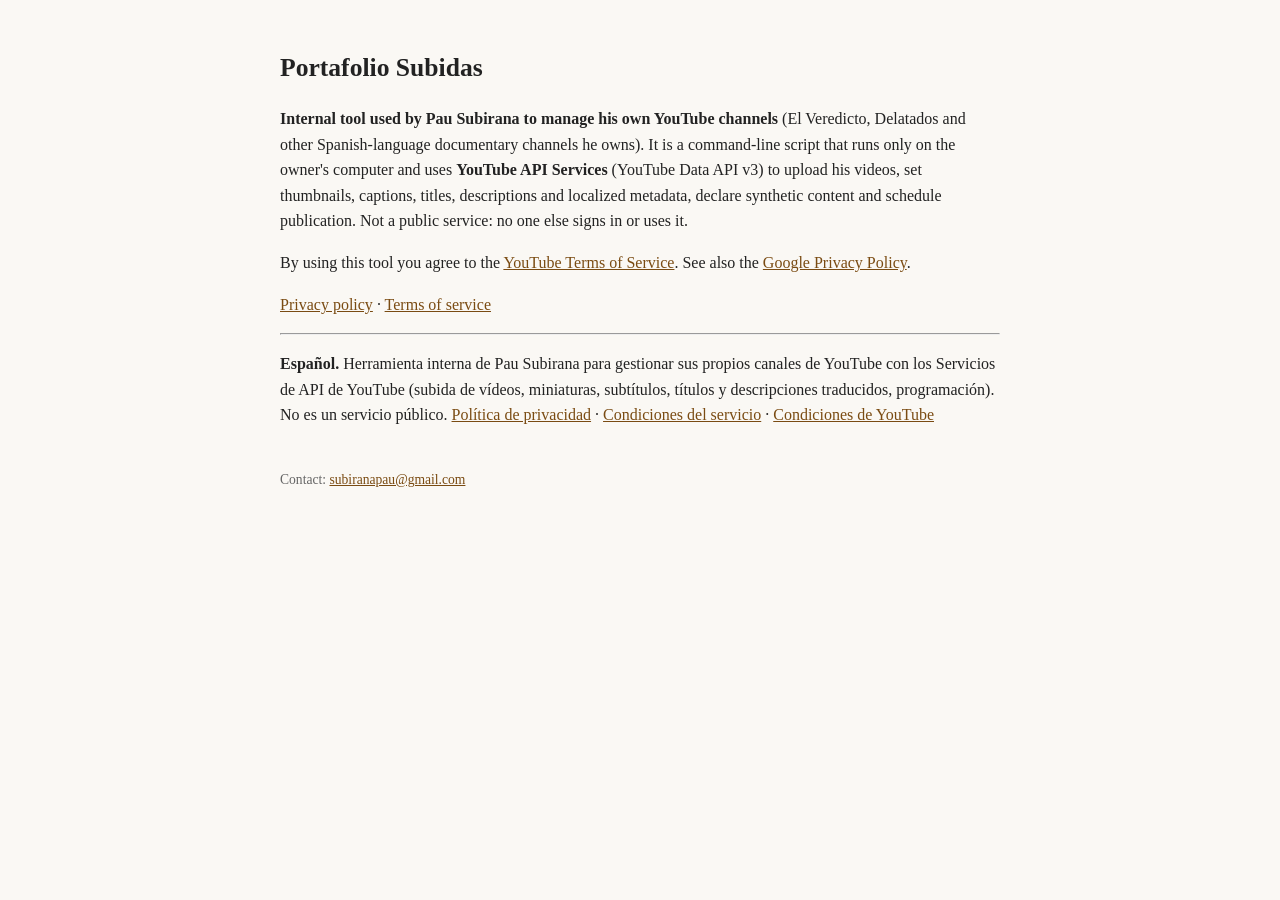
<file: index.html>
<!DOCTYPE html><html lang="en"><head><meta charset="utf-8"><meta name="viewport" content="width=device-width,initial-scale=1">
<title>Portafolio Subidas · Pau Subirana</title><link rel="stylesheet" href="estilo.css"></head><body>
<h1>Portafolio Subidas</h1>
<p><strong>Internal tool used by Pau Subirana to manage his own YouTube channels</strong> (El Veredicto, Delatados and other Spanish-language documentary channels he owns). It is a command-line script that runs only on the owner's computer and uses <strong>YouTube API Services</strong> (YouTube Data API v3) to upload his videos, set thumbnails, captions, titles, descriptions and localized metadata, declare synthetic content and schedule publication. Not a public service: no one else signs in or uses it.</p>
<p>By using this tool you agree to the <a href="https://www.youtube.com/t/terms">YouTube Terms of Service</a>. See also the <a href="https://policies.google.com/privacy">Google Privacy Policy</a>.</p>
<p><a href="privacidad.html">Privacy policy</a> · <a href="condiciones.html">Terms of service</a></p>
<hr>
<p lang="es"><strong>Español.</strong> Herramienta interna de Pau Subirana para gestionar sus propios canales de YouTube con los Servicios de API de YouTube (subida de vídeos, miniaturas, subtítulos, títulos y descripciones traducidos, programación). No es un servicio público. <a href="privacidad.html#es">Política de privacidad</a> · <a href="condiciones.html#es">Condiciones del servicio</a> · <a href="https://www.youtube.com/t/terms">Condiciones de YouTube</a></p>
<footer>Contact: <a href="mailto:subiranapau@gmail.com">subiranapau@gmail.com</a></footer></body></html>
</file>
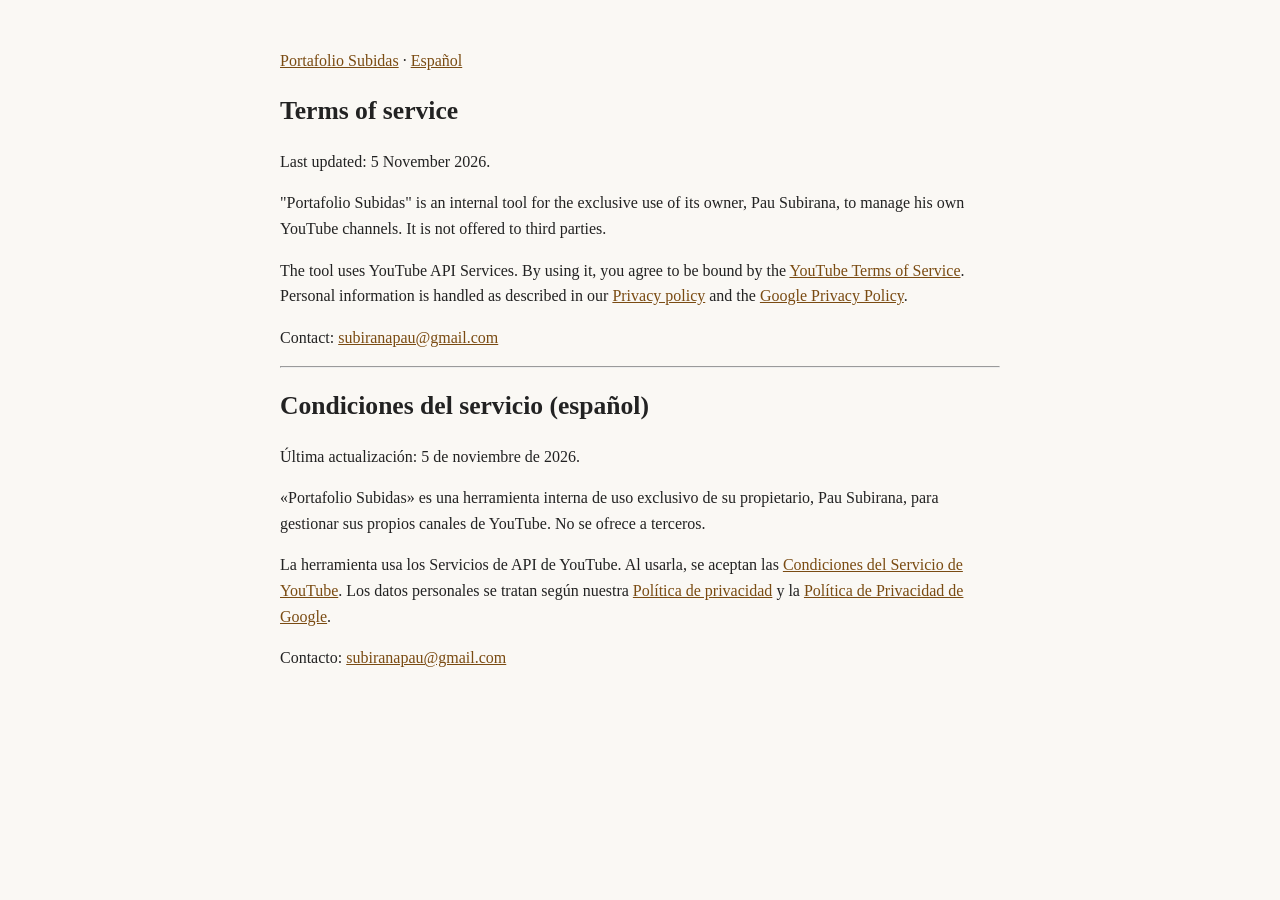
<file: condiciones.html>
<!DOCTYPE html><html lang="es"><head><meta charset="utf-8"><meta name="viewport" content="width=device-width,initial-scale=1">
<title>Terms of service · Portafolio Subidas</title><link rel="stylesheet" href="estilo.css"></head><body>
<p><a href="index.html">Portafolio Subidas</a> · <a href="#es">Español</a></p>
<h1 id="en" lang="en">Terms of service</h1>
<div lang="en">
<p>Last updated: 5 November 2026.</p>
<p>"Portafolio Subidas" is an internal tool for the exclusive use of its owner, Pau Subirana, to manage his own YouTube channels. It is not offered to third parties.</p>
<p>The tool uses YouTube API Services. By using it, you agree to be bound by the <a href="https://www.youtube.com/t/terms">YouTube Terms of Service</a>. Personal information is handled as described in our <a href="privacidad.html">Privacy policy</a> and the <a href="https://policies.google.com/privacy">Google Privacy Policy</a>.</p>
<p>Contact: <a href="mailto:subiranapau@gmail.com">subiranapau@gmail.com</a></p>
</div>
<hr>
<h1 id="es">Condiciones del servicio (español)</h1>
<p>Última actualización: 5 de noviembre de 2026.</p>
<p>«Portafolio Subidas» es una herramienta interna de uso exclusivo de su propietario, Pau Subirana, para gestionar sus propios canales de YouTube. No se ofrece a terceros.</p>
<p>La herramienta usa los Servicios de API de YouTube. Al usarla, se aceptan las <a href="https://www.youtube.com/t/terms">Condiciones del Servicio de YouTube</a>. Los datos personales se tratan según nuestra <a href="privacidad.html#es">Política de privacidad</a> y la <a href="https://policies.google.com/privacy">Política de Privacidad de Google</a>.</p>
<p>Contacto: <a href="mailto:subiranapau@gmail.com">subiranapau@gmail.com</a></p>
</body></html>
</file>
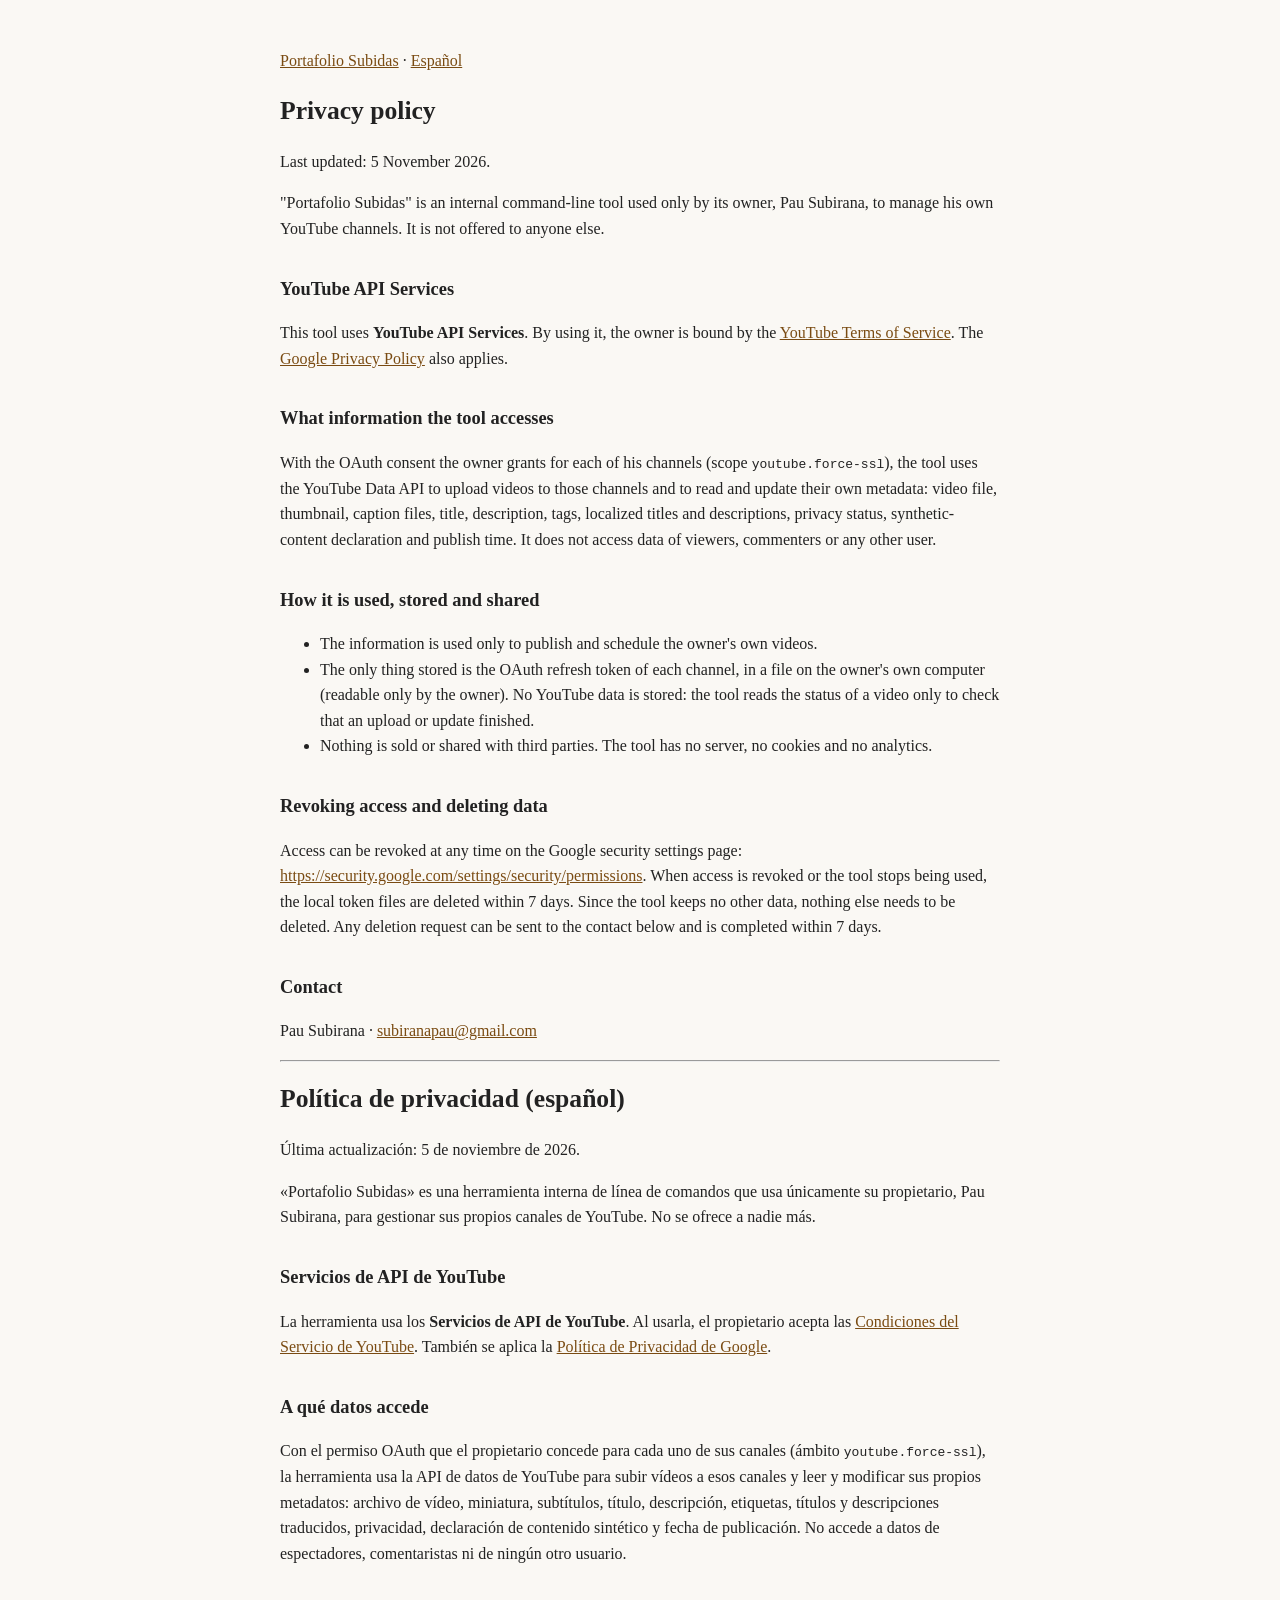
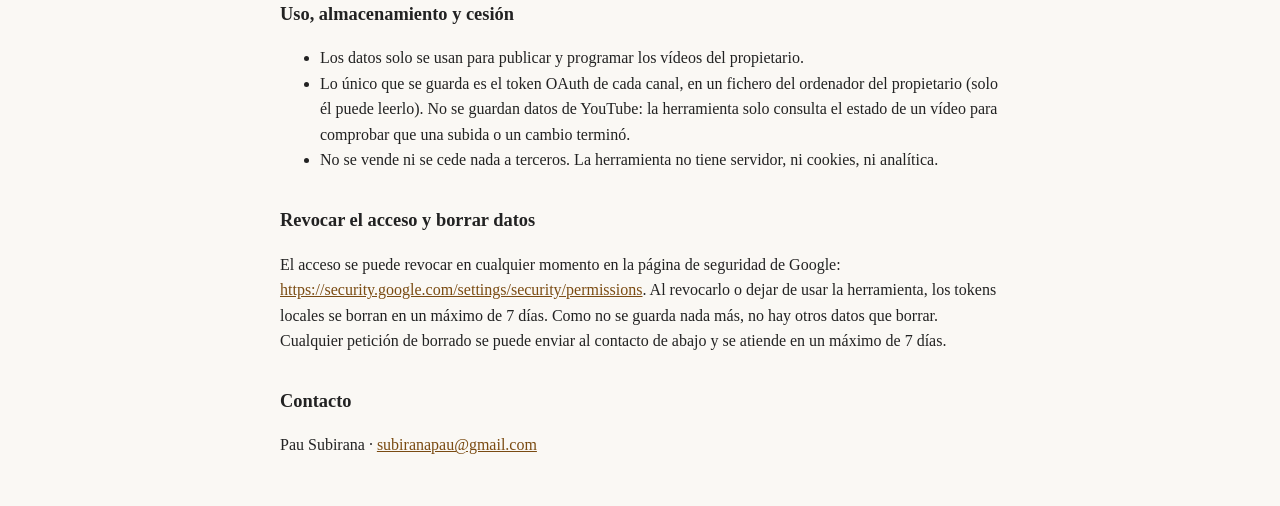
<file: privacidad.html>
<!DOCTYPE html><html lang="es"><head><meta charset="utf-8"><meta name="viewport" content="width=device-width,initial-scale=1">
<title>Privacy policy · Portafolio Subidas</title><link rel="stylesheet" href="estilo.css"></head><body>
<p><a href="index.html">Portafolio Subidas</a> · <a href="#es">Español</a></p>
<h1 id="en" lang="en">Privacy policy</h1>
<div lang="en">
<p>Last updated: 5 November 2026.</p>
<p>"Portafolio Subidas" is an internal command-line tool used only by its owner, Pau Subirana, to manage his own YouTube channels. It is not offered to anyone else.</p>
<h2>YouTube API Services</h2>
<p>This tool uses <strong>YouTube API Services</strong>. By using it, the owner is bound by the <a href="https://www.youtube.com/t/terms">YouTube Terms of Service</a>. The <a href="https://policies.google.com/privacy">Google Privacy Policy</a> also applies.</p>
<h2>What information the tool accesses</h2>
<p>With the OAuth consent the owner grants for each of his channels (scope <code>youtube.force-ssl</code>), the tool uses the YouTube Data API to upload videos to those channels and to read and update their own metadata: video file, thumbnail, caption files, title, description, tags, localized titles and descriptions, privacy status, synthetic-content declaration and publish time. It does not access data of viewers, commenters or any other user.</p>
<h2>How it is used, stored and shared</h2>
<ul>
<li>The information is used only to publish and schedule the owner's own videos.</li>
<li>The only thing stored is the OAuth refresh token of each channel, in a file on the owner's own computer (readable only by the owner). No YouTube data is stored: the tool reads the status of a video only to check that an upload or update finished.</li>
<li>Nothing is sold or shared with third parties. The tool has no server, no cookies and no analytics.</li>
</ul>
<h2>Revoking access and deleting data</h2>
<p>Access can be revoked at any time on the Google security settings page: <a href="https://security.google.com/settings/security/permissions">https://security.google.com/settings/security/permissions</a>. When access is revoked or the tool stops being used, the local token files are deleted within 7 days. Since the tool keeps no other data, nothing else needs to be deleted. Any deletion request can be sent to the contact below and is completed within 7 days.</p>
<h2>Contact</h2>
<p>Pau Subirana · <a href="mailto:subiranapau@gmail.com">subiranapau@gmail.com</a></p>
</div>
<hr>
<h1 id="es">Política de privacidad (español)</h1>
<p>Última actualización: 5 de noviembre de 2026.</p>
<p>«Portafolio Subidas» es una herramienta interna de línea de comandos que usa únicamente su propietario, Pau Subirana, para gestionar sus propios canales de YouTube. No se ofrece a nadie más.</p>
<h2>Servicios de API de YouTube</h2>
<p>La herramienta usa los <strong>Servicios de API de YouTube</strong>. Al usarla, el propietario acepta las <a href="https://www.youtube.com/t/terms">Condiciones del Servicio de YouTube</a>. También se aplica la <a href="https://policies.google.com/privacy">Política de Privacidad de Google</a>.</p>
<h2>A qué datos accede</h2>
<p>Con el permiso OAuth que el propietario concede para cada uno de sus canales (ámbito <code>youtube.force-ssl</code>), la herramienta usa la API de datos de YouTube para subir vídeos a esos canales y leer y modificar sus propios metadatos: archivo de vídeo, miniatura, subtítulos, título, descripción, etiquetas, títulos y descripciones traducidos, privacidad, declaración de contenido sintético y fecha de publicación. No accede a datos de espectadores, comentaristas ni de ningún otro usuario.</p>
<h2>Uso, almacenamiento y cesión</h2>
<ul>
<li>Los datos solo se usan para publicar y programar los vídeos del propietario.</li>
<li>Lo único que se guarda es el token OAuth de cada canal, en un fichero del ordenador del propietario (solo él puede leerlo). No se guardan datos de YouTube: la herramienta solo consulta el estado de un vídeo para comprobar que una subida o un cambio terminó.</li>
<li>No se vende ni se cede nada a terceros. La herramienta no tiene servidor, ni cookies, ni analítica.</li>
</ul>
<h2>Revocar el acceso y borrar datos</h2>
<p>El acceso se puede revocar en cualquier momento en la página de seguridad de Google: <a href="https://security.google.com/settings/security/permissions">https://security.google.com/settings/security/permissions</a>. Al revocarlo o dejar de usar la herramienta, los tokens locales se borran en un máximo de 7 días. Como no se guarda nada más, no hay otros datos que borrar. Cualquier petición de borrado se puede enviar al contacto de abajo y se atiende en un máximo de 7 días.</p>
<h2>Contacto</h2>
<p>Pau Subirana · <a href="mailto:subiranapau@gmail.com">subiranapau@gmail.com</a></p>
</body></html>
</file>
<file: estilo.css>
body{font-family:Georgia,serif;max-width:720px;margin:48px auto;padding:0 20px;line-height:1.6;color:#222;background:#faf8f4}
h1{font-size:1.6em}h2{font-size:1.15em;margin-top:1.8em}a{color:#7a4b12}footer{margin-top:3em;font-size:.85em;color:#666}
</file>
